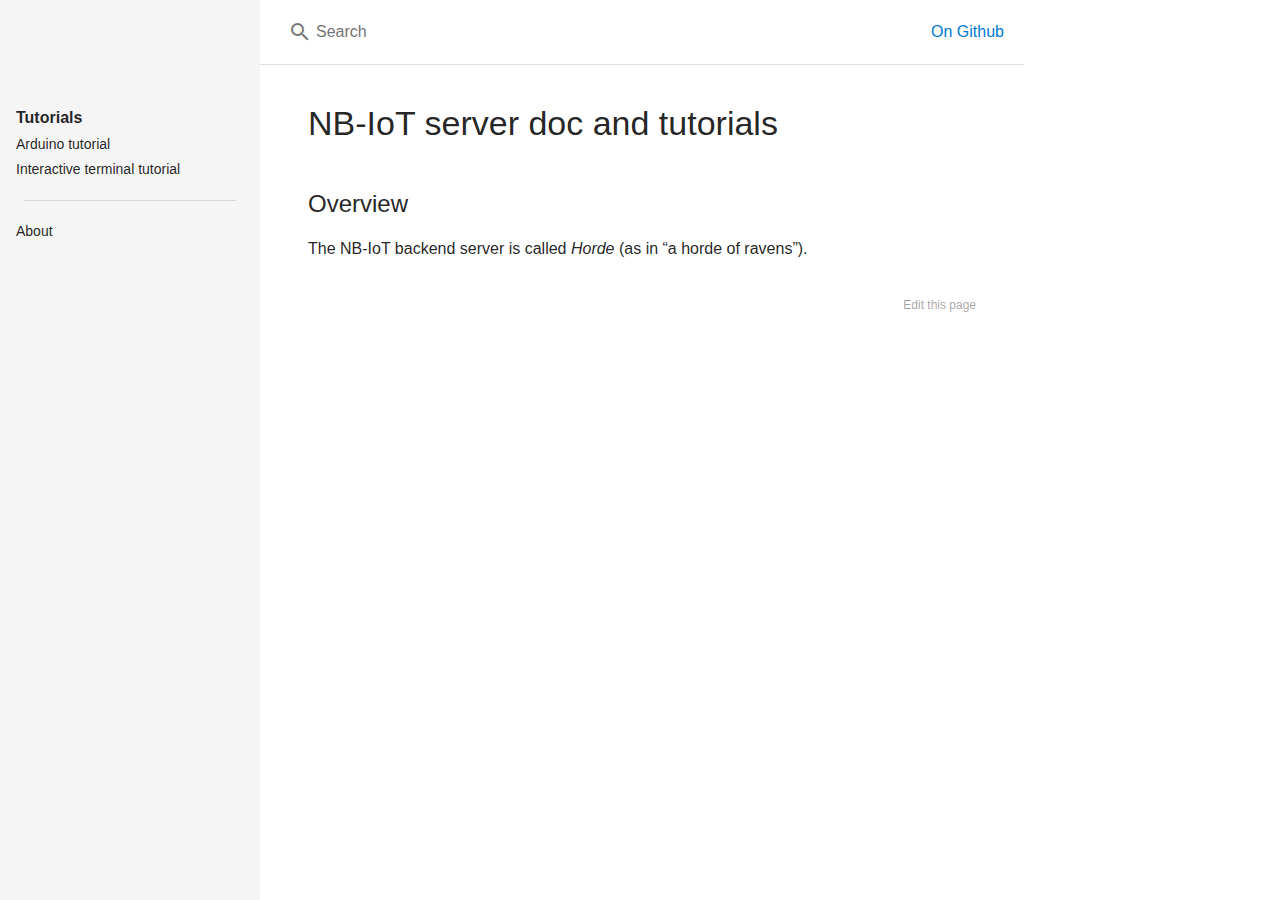
<file: index.html>
<!doctype html>
<html class="docs-html">
<head>
  <meta charset="utf-8">
  <title>NB-IoT server doc and tutorials - Telenor NB-IoT Docs and Tutorials</title>
    <meta name="description" content="Documentation for Horde NB-IoT server">
  <meta name="viewport" content="width=device-width, initial-scale=1">

  <!-- Twitter Card data -->
  <meta name="twitter:card" content="summary">
  <meta name="twitter:title" content="NB-IoT server doc and tutorials - Telenor NB-IoT Docs and Tutorials">
  <meta name="twitter:description" content="Documentation for Horde NB-IoT server">
  <meta name="twitter:image" content="https://docs.nbiot.engineering/img/og_image.jpg">

  <!-- Open Graph data -->
  <meta property="og:title" content="NB-IoT server doc and tutorials - Telenor NB-IoT Docs and Tutorials" />
  <meta property="og:type" content="article" />
  <meta property="og:url" content="https://docs.nbiot.engineering/index.html" />
  <meta property="og:image" content="https://docs.nbiot.engineering/img/og_image.jpg" />
  <meta property="og:description" content="Documentation for Horde NB-IoT server" />
  <meta property="og:site_name" content="Telenor NB-IoT Docs and Tutorials" />

  <link rel="stylesheet" type="text/css" href="/style/style.css">
  <link href="https://fonts.googleapis.com/icon?family=Material+Icons" rel="stylesheet">
  <link id="searchIndex" href="/index.json" rel="preload" as="fetch">
</head>
<body class="docs-body">
  <div id="docs-topbar" class="docs-topbar no-print">
    <div id="docs-topbar__inner" class="docs-topbar__inner">
      <a href="#" id="docs-menu-toggle" class="docs-topbar__icon docs-topbar__icon--menu-toggle hidden-desktop"><i class="material-icons md-24">menu</i></a>
      <a href="#" id="docs-search-hide" class="docs-topbar__icon docs-topbar__icon--search-hide hidden-desktop"><i class="material-icons md-24">arrow_back</i></a>
      <div class="docs-topbar__icon docs-topbar__icon--search visible-desktop"><i class="material-icons md-24">search</i></div>
      <input id="docs-search-box" type="text" class="docs-topbar__search-box" placeholder="Search" tabindex="1" autocapitalize="none" autocomplete="off" autocorrect="off" autofocus />
      <a href="#" id="docs-search-close" class="docs-topbar__icon docs-topbar__icon--search-close"><i class="material-icons md-24">close</i></a>
      <a href="#" id="docs-search-show" class="docs-topbar__icon docs-topbar__icon-search-show hidden-desktop"><i class="material-icons md-24">search</i></a>

          <a class="docs-topbar__link visible-desktop" href="https://github.com/ExploratoryEngineering/docs.nbiot.engineering">On Github</a>
    </div>
    <div id="docs-search" class="docs-search">
      <ul id="docs-search-results" class="docs-search-results"></ul>
    </div>
  </div>
  <div id="docs-sidebar" class="docs-sidebar visible-desktop no-print">
    <nav class="docs-nav">
      <a class="docs-nav__logo" href="/"></a>
        <ul class="docs-nav__ul">
                <li class="docs-nav__li docs-nav__li--group">
                          <a href="/tutorials.html" class="docs-nav__item">Tutorials</a>
                    <ul class="docs-nav__ul">
                            <li class="docs-nav__li">
                                      <a href="/tutorials/arduino-tutorial.html" class="docs-nav__item">Arduino tutorial</a>
                            </li>
                            <li class="docs-nav__li">
                                      <a href="/tutorials/interactive-terminal-tutorial.html" class="docs-nav__item">Interactive terminal tutorial</a>
                            </li>
                    </ul>
                </li>
        </ul>
          <hr class="docs-nav__hr" />
          <ul class="docs-nav__ul">
                  <li class="docs-nav__li">
                            <a href="/about.html" class="docs-nav__item">About</a>
                  </li>
          </ul>
        <div class="docs-sidebar__menuLinks hidden-desktop">
          <hr class="docs-nav__hr" />
          <ul class="docs-nav__ul">
              <li class="docs-nav__li">
                <a href="https://github.com/ExploratoryEngineering/docs.nbiot.engineering" class="docs-nav__item">On Github</a>
              </li>
          </ul>
        </div>
    </nav>
  </div>
  <div id="barba-wrapper" class="docs-wrapper">
    <div class="docs-content barba-container">
      <h1>NB-IoT server doc and tutorials</h1>
      <h2 id="overview">Overview</h2>
<p>The NB-IoT backend server is called <em>Horde</em> (as in “a horde of ravens”). </p>

      <div class="lesson-nav">
      </div>
        <a class="docs-edit-btn no-print" href="https://github.com/ExploratoryEngineering/docs.nbiot.engineering/edit/master/docs/index.md" target="_blank">Edit this page</a>
    </div>
  </div>
  <script src="/script/vendor.js" ></script>
  <script src="/script/script.js" ></script>
</body>
</html>
</file>
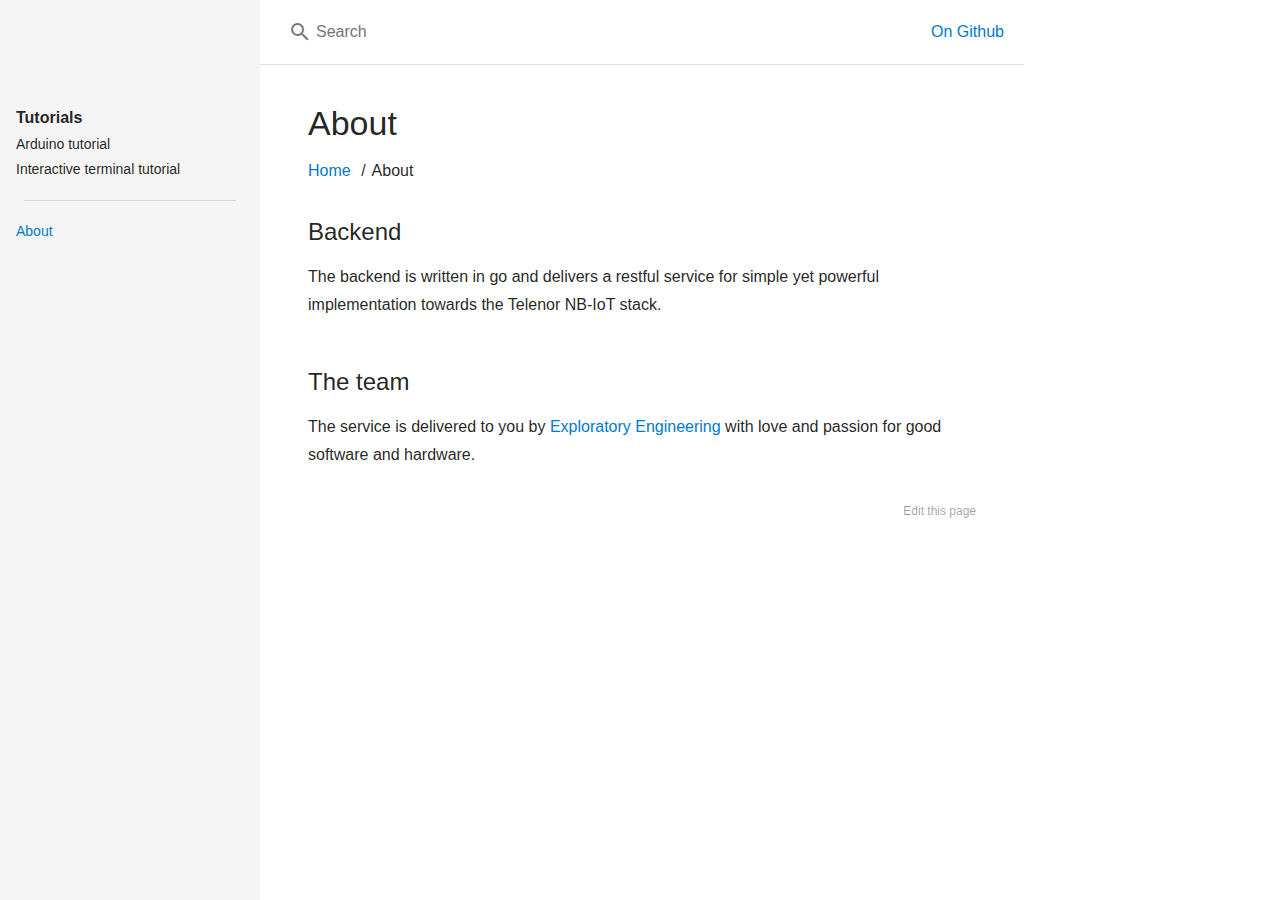
<file: about.html>
<!doctype html>
<html class="docs-html">
<head>
  <meta charset="utf-8">
  <title>About - Telenor NB-IoT Docs and Tutorials</title>
    <meta name="description" content="General aboutness">
  <meta name="viewport" content="width=device-width, initial-scale=1">

  <!-- Twitter Card data -->
  <meta name="twitter:card" content="summary">
  <meta name="twitter:title" content="About - Telenor NB-IoT Docs and Tutorials">
  <meta name="twitter:description" content="General aboutness">
  <meta name="twitter:image" content="https://docs.nbiot.engineering/img/og_image.jpg">

  <!-- Open Graph data -->
  <meta property="og:title" content="About - Telenor NB-IoT Docs and Tutorials" />
  <meta property="og:type" content="article" />
  <meta property="og:url" content="https://docs.nbiot.engineering/about.html" />
  <meta property="og:image" content="https://docs.nbiot.engineering/img/og_image.jpg" />
  <meta property="og:description" content="General aboutness" />
  <meta property="og:site_name" content="Telenor NB-IoT Docs and Tutorials" />

  <link rel="stylesheet" type="text/css" href="/style/style.css">
  <link href="https://fonts.googleapis.com/icon?family=Material+Icons" rel="stylesheet">
  <link id="searchIndex" href="/index.json" rel="preload" as="fetch">
</head>
<body class="docs-body">
  <div id="docs-topbar" class="docs-topbar no-print">
    <div id="docs-topbar__inner" class="docs-topbar__inner">
      <a href="#" id="docs-menu-toggle" class="docs-topbar__icon docs-topbar__icon--menu-toggle hidden-desktop"><i class="material-icons md-24">menu</i></a>
      <a href="#" id="docs-search-hide" class="docs-topbar__icon docs-topbar__icon--search-hide hidden-desktop"><i class="material-icons md-24">arrow_back</i></a>
      <div class="docs-topbar__icon docs-topbar__icon--search visible-desktop"><i class="material-icons md-24">search</i></div>
      <input id="docs-search-box" type="text" class="docs-topbar__search-box" placeholder="Search" tabindex="1" autocapitalize="none" autocomplete="off" autocorrect="off" autofocus />
      <a href="#" id="docs-search-close" class="docs-topbar__icon docs-topbar__icon--search-close"><i class="material-icons md-24">close</i></a>
      <a href="#" id="docs-search-show" class="docs-topbar__icon docs-topbar__icon-search-show hidden-desktop"><i class="material-icons md-24">search</i></a>

          <a class="docs-topbar__link visible-desktop" href="https://github.com/ExploratoryEngineering/docs.nbiot.engineering">On Github</a>
    </div>
    <div id="docs-search" class="docs-search">
      <ul id="docs-search-results" class="docs-search-results"></ul>
    </div>
  </div>
  <div id="docs-sidebar" class="docs-sidebar visible-desktop no-print">
    <nav class="docs-nav">
      <a class="docs-nav__logo" href="/"></a>
        <ul class="docs-nav__ul">
                <li class="docs-nav__li docs-nav__li--group">
                          <a href="/tutorials.html" class="docs-nav__item">Tutorials</a>
                    <ul class="docs-nav__ul">
                            <li class="docs-nav__li">
                                      <a href="/tutorials/arduino-tutorial.html" class="docs-nav__item">Arduino tutorial</a>
                            </li>
                            <li class="docs-nav__li">
                                      <a href="/tutorials/interactive-terminal-tutorial.html" class="docs-nav__item">Interactive terminal tutorial</a>
                            </li>
                    </ul>
                </li>
        </ul>
          <hr class="docs-nav__hr" />
          <ul class="docs-nav__ul">
                  <li class="docs-nav__li">
                            <a href="/about.html" class="docs-nav__item">About</a>
                  </li>
          </ul>
        <div class="docs-sidebar__menuLinks hidden-desktop">
          <hr class="docs-nav__hr" />
          <ul class="docs-nav__ul">
              <li class="docs-nav__li">
                <a href="https://github.com/ExploratoryEngineering/docs.nbiot.engineering" class="docs-nav__item">On Github</a>
              </li>
          </ul>
        </div>
    </nav>
  </div>
  <div id="barba-wrapper" class="docs-wrapper">
    <div class="docs-content barba-container">
      <h1>About</h1>
        <ol class="docs-breadcrumbs tn-breadcrumbs visible-desktop">
                <li class="tn-breadcrumb">
                    <a href="/">Home</a>
                </li>
            <li class="tn-breadcrumb tn-breadcrumb--active">About</li>
        </ol>
      <h2 id="backend">Backend</h2>
<p>The backend is written in go and delivers a restful service for simple yet powerful implementation towards the Telenor NB-IoT stack.</p>
<h2 id="the-team">The team</h2>
<p>The service is delivered to you by <a href="https://exploratory.engineering">Exploratory Engineering</a> with love and passion for good software and hardware.</p>

      <div class="lesson-nav">
      </div>
        <a class="docs-edit-btn no-print" href="https://github.com/ExploratoryEngineering/docs.nbiot.engineering/edit/master/docs/about.md" target="_blank">Edit this page</a>
    </div>
  </div>
  <script src="/script/vendor.js" ></script>
  <script src="/script/script.js" ></script>
</body>
</html>
</file>
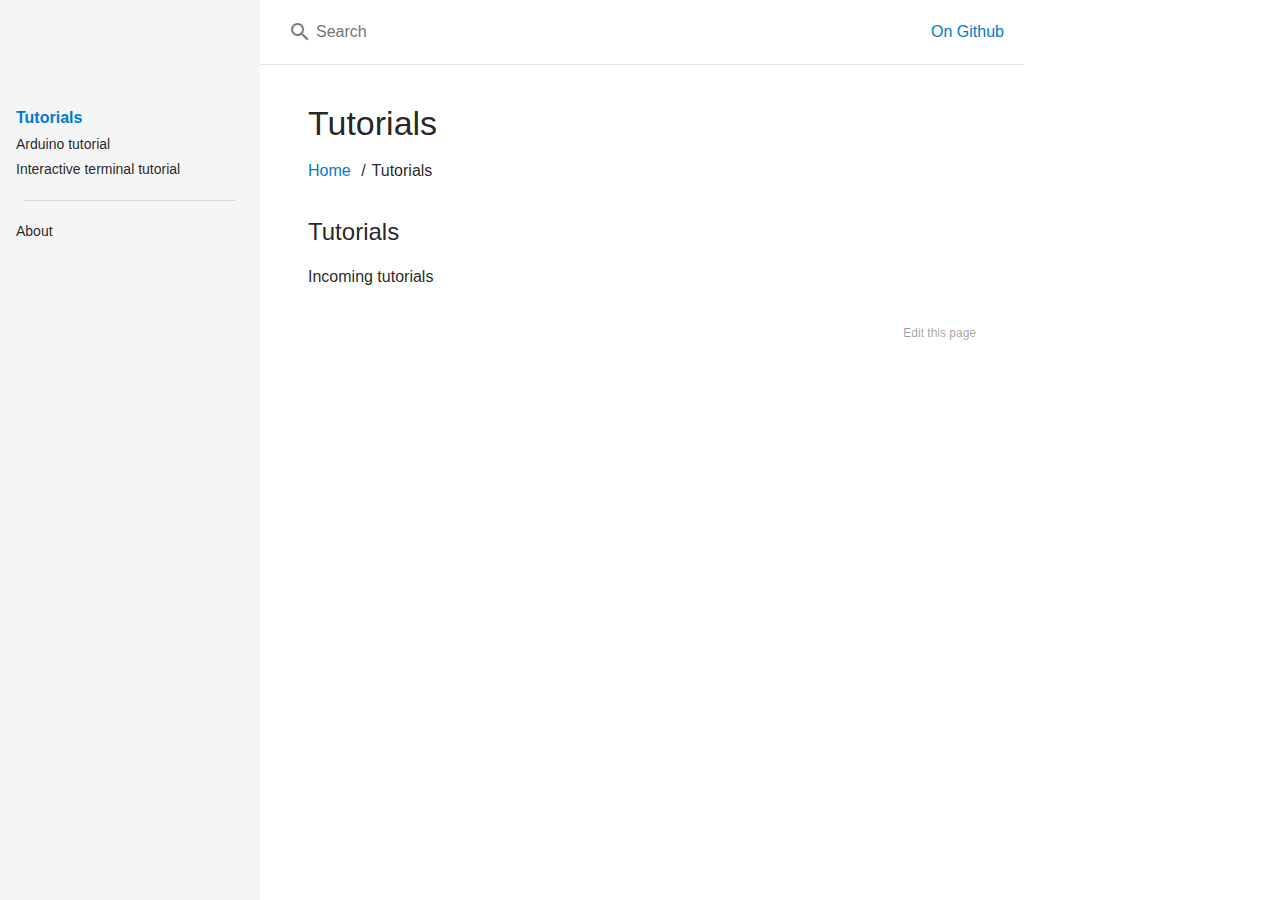
<file: tutorials.html>
<!doctype html>
<html class="docs-html">
<head>
  <meta charset="utf-8">
  <title>Tutorials - Telenor NB-IoT Docs and Tutorials</title>
  <meta name="viewport" content="width=device-width, initial-scale=1">

  <!-- Twitter Card data -->
  <meta name="twitter:card" content="summary">
  <meta name="twitter:title" content="Tutorials - Telenor NB-IoT Docs and Tutorials">
  <meta name="twitter:description" content="">
  <meta name="twitter:image" content="https://docs.nbiot.engineering/img/og_image.jpg">

  <!-- Open Graph data -->
  <meta property="og:title" content="Tutorials - Telenor NB-IoT Docs and Tutorials" />
  <meta property="og:type" content="article" />
  <meta property="og:url" content="https://docs.nbiot.engineering/tutorials.html" />
  <meta property="og:image" content="https://docs.nbiot.engineering/img/og_image.jpg" />
  <meta property="og:description" content="" />
  <meta property="og:site_name" content="Telenor NB-IoT Docs and Tutorials" />

  <link rel="stylesheet" type="text/css" href="/style/style.css">
  <link href="https://fonts.googleapis.com/icon?family=Material+Icons" rel="stylesheet">
  <link id="searchIndex" href="/index.json" rel="preload" as="fetch">
</head>
<body class="docs-body">
  <div id="docs-topbar" class="docs-topbar no-print">
    <div id="docs-topbar__inner" class="docs-topbar__inner">
      <a href="#" id="docs-menu-toggle" class="docs-topbar__icon docs-topbar__icon--menu-toggle hidden-desktop"><i class="material-icons md-24">menu</i></a>
      <a href="#" id="docs-search-hide" class="docs-topbar__icon docs-topbar__icon--search-hide hidden-desktop"><i class="material-icons md-24">arrow_back</i></a>
      <div class="docs-topbar__icon docs-topbar__icon--search visible-desktop"><i class="material-icons md-24">search</i></div>
      <input id="docs-search-box" type="text" class="docs-topbar__search-box" placeholder="Search" tabindex="1" autocapitalize="none" autocomplete="off" autocorrect="off" autofocus />
      <a href="#" id="docs-search-close" class="docs-topbar__icon docs-topbar__icon--search-close"><i class="material-icons md-24">close</i></a>
      <a href="#" id="docs-search-show" class="docs-topbar__icon docs-topbar__icon-search-show hidden-desktop"><i class="material-icons md-24">search</i></a>

          <a class="docs-topbar__link visible-desktop" href="https://github.com/ExploratoryEngineering/docs.nbiot.engineering">On Github</a>
    </div>
    <div id="docs-search" class="docs-search">
      <ul id="docs-search-results" class="docs-search-results"></ul>
    </div>
  </div>
  <div id="docs-sidebar" class="docs-sidebar visible-desktop no-print">
    <nav class="docs-nav">
      <a class="docs-nav__logo" href="/"></a>
        <ul class="docs-nav__ul">
                <li class="docs-nav__li docs-nav__li--group">
                          <a href="/tutorials.html" class="docs-nav__item">Tutorials</a>
                    <ul class="docs-nav__ul">
                            <li class="docs-nav__li">
                                      <a href="/tutorials/arduino-tutorial.html" class="docs-nav__item">Arduino tutorial</a>
                            </li>
                            <li class="docs-nav__li">
                                      <a href="/tutorials/interactive-terminal-tutorial.html" class="docs-nav__item">Interactive terminal tutorial</a>
                            </li>
                    </ul>
                </li>
        </ul>
          <hr class="docs-nav__hr" />
          <ul class="docs-nav__ul">
                  <li class="docs-nav__li">
                            <a href="/about.html" class="docs-nav__item">About</a>
                  </li>
          </ul>
        <div class="docs-sidebar__menuLinks hidden-desktop">
          <hr class="docs-nav__hr" />
          <ul class="docs-nav__ul">
              <li class="docs-nav__li">
                <a href="https://github.com/ExploratoryEngineering/docs.nbiot.engineering" class="docs-nav__item">On Github</a>
              </li>
          </ul>
        </div>
    </nav>
  </div>
  <div id="barba-wrapper" class="docs-wrapper">
    <div class="docs-content barba-container">
      <h1>Tutorials</h1>
        <ol class="docs-breadcrumbs tn-breadcrumbs visible-desktop">
                <li class="tn-breadcrumb">
                    <a href="/">Home</a>
                </li>
            <li class="tn-breadcrumb tn-breadcrumb--active">Tutorials</li>
        </ol>
      <h2 id="tutorials">Tutorials</h2>
<p>Incoming tutorials</p>

      <div class="lesson-nav">
      </div>
        <a class="docs-edit-btn no-print" href="https://github.com/ExploratoryEngineering/docs.nbiot.engineering/edit/master/docs/tutorials.md" target="_blank">Edit this page</a>
    </div>
  </div>
  <script src="/script/vendor.js" ></script>
  <script src="/script/script.js" ></script>
</body>
</html>
</file>
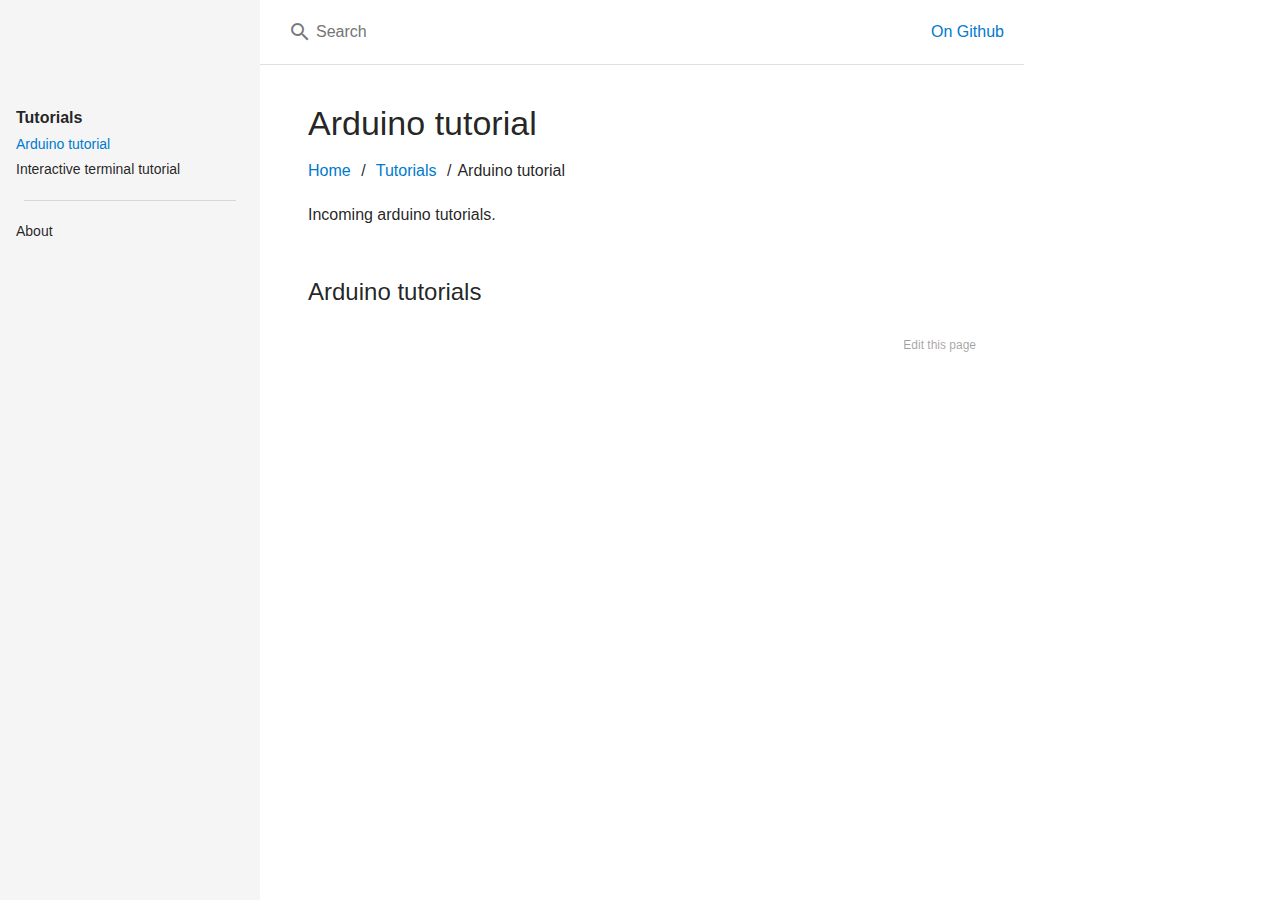
<file: tutorials/arduino-tutorial.html>
<!doctype html>
<html class="docs-html">
<head>
  <meta charset="utf-8">
  <title>Arduino tutorial - Telenor NB-IoT Docs and Tutorials</title>
  <meta name="viewport" content="width=device-width, initial-scale=1">

  <!-- Twitter Card data -->
  <meta name="twitter:card" content="summary">
  <meta name="twitter:title" content="Arduino tutorial - Telenor NB-IoT Docs and Tutorials">
  <meta name="twitter:description" content="">
  <meta name="twitter:image" content="https://docs.nbiot.engineering/img/og_image.jpg">

  <!-- Open Graph data -->
  <meta property="og:title" content="Arduino tutorial - Telenor NB-IoT Docs and Tutorials" />
  <meta property="og:type" content="article" />
  <meta property="og:url" content="https://docs.nbiot.engineering/tutorials/arduino-tutorial.html" />
  <meta property="og:image" content="https://docs.nbiot.engineering/img/og_image.jpg" />
  <meta property="og:description" content="" />
  <meta property="og:site_name" content="Telenor NB-IoT Docs and Tutorials" />

  <link rel="stylesheet" type="text/css" href="/style/style.css">
  <link href="https://fonts.googleapis.com/icon?family=Material+Icons" rel="stylesheet">
  <link id="searchIndex" href="/index.json" rel="preload" as="fetch">
</head>
<body class="docs-body">
  <div id="docs-topbar" class="docs-topbar no-print">
    <div id="docs-topbar__inner" class="docs-topbar__inner">
      <a href="#" id="docs-menu-toggle" class="docs-topbar__icon docs-topbar__icon--menu-toggle hidden-desktop"><i class="material-icons md-24">menu</i></a>
      <a href="#" id="docs-search-hide" class="docs-topbar__icon docs-topbar__icon--search-hide hidden-desktop"><i class="material-icons md-24">arrow_back</i></a>
      <div class="docs-topbar__icon docs-topbar__icon--search visible-desktop"><i class="material-icons md-24">search</i></div>
      <input id="docs-search-box" type="text" class="docs-topbar__search-box" placeholder="Search" tabindex="1" autocapitalize="none" autocomplete="off" autocorrect="off" autofocus />
      <a href="#" id="docs-search-close" class="docs-topbar__icon docs-topbar__icon--search-close"><i class="material-icons md-24">close</i></a>
      <a href="#" id="docs-search-show" class="docs-topbar__icon docs-topbar__icon-search-show hidden-desktop"><i class="material-icons md-24">search</i></a>

          <a class="docs-topbar__link visible-desktop" href="https://github.com/ExploratoryEngineering/docs.nbiot.engineering">On Github</a>
    </div>
    <div id="docs-search" class="docs-search">
      <ul id="docs-search-results" class="docs-search-results"></ul>
    </div>
  </div>
  <div id="docs-sidebar" class="docs-sidebar visible-desktop no-print">
    <nav class="docs-nav">
      <a class="docs-nav__logo" href="/"></a>
        <ul class="docs-nav__ul">
                <li class="docs-nav__li docs-nav__li--group">
                          <a href="/tutorials.html" class="docs-nav__item">Tutorials</a>
                    <ul class="docs-nav__ul">
                            <li class="docs-nav__li">
                                      <a href="/tutorials/arduino-tutorial.html" class="docs-nav__item">Arduino tutorial</a>
                            </li>
                            <li class="docs-nav__li">
                                      <a href="/tutorials/interactive-terminal-tutorial.html" class="docs-nav__item">Interactive terminal tutorial</a>
                            </li>
                    </ul>
                </li>
        </ul>
          <hr class="docs-nav__hr" />
          <ul class="docs-nav__ul">
                  <li class="docs-nav__li">
                            <a href="/about.html" class="docs-nav__item">About</a>
                  </li>
          </ul>
        <div class="docs-sidebar__menuLinks hidden-desktop">
          <hr class="docs-nav__hr" />
          <ul class="docs-nav__ul">
              <li class="docs-nav__li">
                <a href="https://github.com/ExploratoryEngineering/docs.nbiot.engineering" class="docs-nav__item">On Github</a>
              </li>
          </ul>
        </div>
    </nav>
  </div>
  <div id="barba-wrapper" class="docs-wrapper">
    <div class="docs-content barba-container">
      <h1>Arduino tutorial</h1>
        <ol class="docs-breadcrumbs tn-breadcrumbs visible-desktop">
                <li class="tn-breadcrumb">
                    <a href="/">Home</a>
                </li>
              <li class="tn-breadcrumb">
                      <a href="/tutorials.html">Tutorials</a>
              </li>
            <li class="tn-breadcrumb tn-breadcrumb--active">Arduino tutorial</li>
        </ol>
      <p>Incoming arduino tutorials.</p>
<h2 id="arduino-tutorials">Arduino tutorials</h2>

      <div class="lesson-nav">
      </div>
        <a class="docs-edit-btn no-print" href="https://github.com/ExploratoryEngineering/docs.nbiot.engineering/edit/master/docs/tutorials/arduino-tutorial.md" target="_blank">Edit this page</a>
    </div>
  </div>
  <script src="/script/vendor.js" ></script>
  <script src="/script/script.js" ></script>
</body>
</html>
</file>
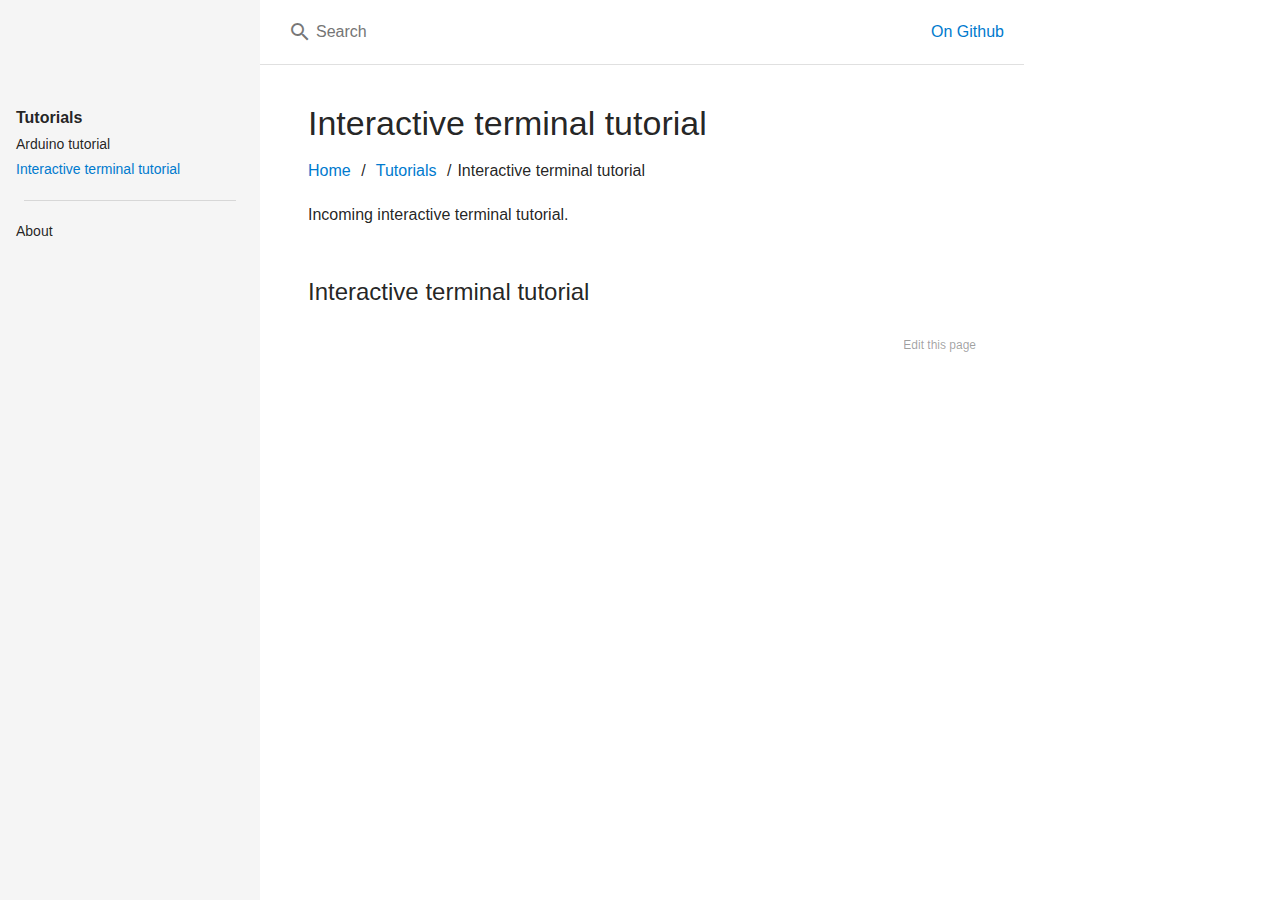
<file: tutorials/interactive-terminal-tutorial.html>
<!doctype html>
<html class="docs-html">
<head>
  <meta charset="utf-8">
  <title>Interactive terminal tutorial - Telenor NB-IoT Docs and Tutorials</title>
  <meta name="viewport" content="width=device-width, initial-scale=1">

  <!-- Twitter Card data -->
  <meta name="twitter:card" content="summary">
  <meta name="twitter:title" content="Interactive terminal tutorial - Telenor NB-IoT Docs and Tutorials">
  <meta name="twitter:description" content="">
  <meta name="twitter:image" content="https://docs.nbiot.engineering/img/og_image.jpg">

  <!-- Open Graph data -->
  <meta property="og:title" content="Interactive terminal tutorial - Telenor NB-IoT Docs and Tutorials" />
  <meta property="og:type" content="article" />
  <meta property="og:url" content="https://docs.nbiot.engineering/tutorials/interactive-terminal-tutorial.html" />
  <meta property="og:image" content="https://docs.nbiot.engineering/img/og_image.jpg" />
  <meta property="og:description" content="" />
  <meta property="og:site_name" content="Telenor NB-IoT Docs and Tutorials" />

  <link rel="stylesheet" type="text/css" href="/style/style.css">
  <link href="https://fonts.googleapis.com/icon?family=Material+Icons" rel="stylesheet">
  <link id="searchIndex" href="/index.json" rel="preload" as="fetch">
</head>
<body class="docs-body">
  <div id="docs-topbar" class="docs-topbar no-print">
    <div id="docs-topbar__inner" class="docs-topbar__inner">
      <a href="#" id="docs-menu-toggle" class="docs-topbar__icon docs-topbar__icon--menu-toggle hidden-desktop"><i class="material-icons md-24">menu</i></a>
      <a href="#" id="docs-search-hide" class="docs-topbar__icon docs-topbar__icon--search-hide hidden-desktop"><i class="material-icons md-24">arrow_back</i></a>
      <div class="docs-topbar__icon docs-topbar__icon--search visible-desktop"><i class="material-icons md-24">search</i></div>
      <input id="docs-search-box" type="text" class="docs-topbar__search-box" placeholder="Search" tabindex="1" autocapitalize="none" autocomplete="off" autocorrect="off" autofocus />
      <a href="#" id="docs-search-close" class="docs-topbar__icon docs-topbar__icon--search-close"><i class="material-icons md-24">close</i></a>
      <a href="#" id="docs-search-show" class="docs-topbar__icon docs-topbar__icon-search-show hidden-desktop"><i class="material-icons md-24">search</i></a>

          <a class="docs-topbar__link visible-desktop" href="https://github.com/ExploratoryEngineering/docs.nbiot.engineering">On Github</a>
    </div>
    <div id="docs-search" class="docs-search">
      <ul id="docs-search-results" class="docs-search-results"></ul>
    </div>
  </div>
  <div id="docs-sidebar" class="docs-sidebar visible-desktop no-print">
    <nav class="docs-nav">
      <a class="docs-nav__logo" href="/"></a>
        <ul class="docs-nav__ul">
                <li class="docs-nav__li docs-nav__li--group">
                          <a href="/tutorials.html" class="docs-nav__item">Tutorials</a>
                    <ul class="docs-nav__ul">
                            <li class="docs-nav__li">
                                      <a href="/tutorials/arduino-tutorial.html" class="docs-nav__item">Arduino tutorial</a>
                            </li>
                            <li class="docs-nav__li">
                                      <a href="/tutorials/interactive-terminal-tutorial.html" class="docs-nav__item">Interactive terminal tutorial</a>
                            </li>
                    </ul>
                </li>
        </ul>
          <hr class="docs-nav__hr" />
          <ul class="docs-nav__ul">
                  <li class="docs-nav__li">
                            <a href="/about.html" class="docs-nav__item">About</a>
                  </li>
          </ul>
        <div class="docs-sidebar__menuLinks hidden-desktop">
          <hr class="docs-nav__hr" />
          <ul class="docs-nav__ul">
              <li class="docs-nav__li">
                <a href="https://github.com/ExploratoryEngineering/docs.nbiot.engineering" class="docs-nav__item">On Github</a>
              </li>
          </ul>
        </div>
    </nav>
  </div>
  <div id="barba-wrapper" class="docs-wrapper">
    <div class="docs-content barba-container">
      <h1>Interactive terminal tutorial</h1>
        <ol class="docs-breadcrumbs tn-breadcrumbs visible-desktop">
                <li class="tn-breadcrumb">
                    <a href="/">Home</a>
                </li>
              <li class="tn-breadcrumb">
                      <a href="/tutorials.html">Tutorials</a>
              </li>
            <li class="tn-breadcrumb tn-breadcrumb--active">Interactive terminal tutorial</li>
        </ol>
      <p>Incoming interactive terminal tutorial.</p>
<h2 id="interactive-terminal-tutorial">Interactive terminal tutorial</h2>

      <div class="lesson-nav">
      </div>
        <a class="docs-edit-btn no-print" href="https://github.com/ExploratoryEngineering/docs.nbiot.engineering/edit/master/docs/tutorials/interactive-terminal-tutorial.md" target="_blank">Edit this page</a>
    </div>
  </div>
  <script src="/script/vendor.js" ></script>
  <script src="/script/script.js" ></script>
</body>
</html>
</file>
<file: style/style.css>
/*! normalize.css v7.0.0 | MIT License | github.com/necolas/normalize.css */html{line-height:1.15;-ms-text-size-adjust:100%;-webkit-text-size-adjust:100%}body{margin:0}article,aside,footer,header,nav,section{display:block}h1{font-size:2em;margin:0.67em 0}figcaption,figure,main{display:block}figure{margin:1em 40px}hr{-webkit-box-sizing:content-box;box-sizing:content-box;height:0;overflow:visible}pre{font-family:monospace, monospace;font-size:1em}a{background-color:transparent;-webkit-text-decoration-skip:objects}abbr[title]{border-bottom:none;text-decoration:underline;-webkit-text-decoration:underline dotted;text-decoration:underline dotted}b,strong{font-weight:inherit}b,strong{font-weight:bolder}code,kbd,samp{font-family:monospace, monospace;font-size:1em}dfn{font-style:italic}mark{background-color:#ff0;color:#000}small{font-size:80%}sub,sup{font-size:75%;line-height:0;position:relative;vertical-align:baseline}sub{bottom:-0.25em}sup{top:-0.5em}audio,video{display:inline-block}audio:not([controls]){display:none;height:0}img{border-style:none}svg:not(:root){overflow:hidden}button,input,optgroup,select,textarea{font-family:sans-serif;font-size:100%;line-height:1.15;margin:0}button,input{overflow:visible}button,select{text-transform:none}button,html [type="button"],[type="reset"],[type="submit"]{-webkit-appearance:button}button::-moz-focus-inner,[type="button"]::-moz-focus-inner,[type="reset"]::-moz-focus-inner,[type="submit"]::-moz-focus-inner{border-style:none;padding:0}button:-moz-focusring,[type="button"]:-moz-focusring,[type="reset"]:-moz-focusring,[type="submit"]:-moz-focusring{outline:1px dotted ButtonText}fieldset{padding:0.35em 0.75em 0.625em}legend{-webkit-box-sizing:border-box;box-sizing:border-box;color:inherit;display:table;max-width:100%;padding:0;white-space:normal}progress{display:inline-block;vertical-align:baseline}textarea{overflow:auto}[type="checkbox"],[type="radio"]{-webkit-box-sizing:border-box;box-sizing:border-box;padding:0}[type="number"]::-webkit-inner-spin-button,[type="number"]::-webkit-outer-spin-button{height:auto}[type="search"]{-webkit-appearance:textfield;outline-offset:-2px}[type="search"]::-webkit-search-cancel-button,[type="search"]::-webkit-search-decoration{-webkit-appearance:none}::-webkit-file-upload-button{-webkit-appearance:button;font:inherit}details,menu{display:block}summary{display:list-item}canvas{display:inline-block}template{display:none}[hidden]{display:none}.tn-media{width:100%}.tn-media__heading{margin-top:48px;margin-bottom:12px;font-size:20px;font-weight:normal;line-height:1.25;margin:16px 0}.tn-media__image{display:block;width:100%;height:auto}.tn-media__caption{display:block;width:100%;margin:16px 0;text-align:center}.tn-media__content{width:100%}.tn-table{width:100%;max-width:100%;border-collapse:collapse}.tn-table .tn-th{color:rgba(0,0,0,0.67);font-weight:normal;vertical-align:bottom;padding:12px;text-align:left}.tn-table .tn-td{padding:12px;text-align:left}.tn-table .tn-thead .tn-table__cell--centered,.tn-table .tn-tbody .tn-table__cell--centered{text-align:center}.tn-table .tn-tr+.tn-tr>.tn-td,.tn-table .tn-tr+.tn-tr>.tn-th{border-top:1px solid #ddd}.tn-table .tn-thead .tn-tr>.tn-td,.tn-table .tn-thead .tn-tr>.tn-th{border-bottom:1px solid #ddd}.tn-table--separators .tn-th,.tn-table--separators .tn-td{border-right:1px solid #ddd}.tn-table--separators .tn-tr>.tn-th:last-child,.tn-table--separators .tn-tr>.tn-td:last-child{border-right:none}.tn-table--bordered{border:1px solid #ddd}.tn-table--accented .tn-thead .tn-tr{background-color:#f5f5f5}.tn-table--accented--brand .tn-thead .tn-tr{background-color:rgba(0,122,206,0.05)}.tn-media-column{display:-webkit-box;display:-ms-flexbox;display:flex}.tn-media-column .tn-media+.tn-media{margin-left:16px}.tn-breadcrumbs{margin:0;padding:0;list-style:none}.tn-breadcrumbs .tn-breadcrumb{-webkit-box-sizing:border-box;box-sizing:border-box;display:inline-block}.tn-breadcrumbs .tn-breadcrumb>*{-webkit-box-sizing:border-box;box-sizing:border-box}.tn-breadcrumbs .tn-breadcrumb:not(:first-child)::before{padding:0 6px;color:rgba(0,0,0,0.87);content:"/"}.tn-steps{margin:0;padding:0;list-style:none;counter-reset:step;display:-webkit-box;display:-ms-flexbox;display:flex;-ms-flex-wrap:wrap;flex-wrap:wrap;padding:16px 0}.tn-steps--small{padding:12px 0}.tn-steps--small .tn-step{height:40px;margin:0 40px 12px 0;font-size:16px;line-height:16px}.tn-steps--small .tn-step::before{width:40px;height:40px;margin-right:12px;line-height:40px}.tn-step{-webkit-box-sizing:border-box;box-sizing:border-box;margin:0;padding:0;list-style:none;display:inline-block;height:56px;margin:0 56px 16px 0;color:rgba(0,0,0,0.87);font-size:18px;line-height:56px;opacity:.5}.tn-step>*{-webkit-box-sizing:border-box;box-sizing:border-box}.tn-step::before{display:inline-block;counter-increment:step;width:56px;height:56px;margin-right:16px;border-radius:50%;background-color:rgba(0,0,0,0.87);color:#fff;line-height:56px;text-align:center;content:counter(step)}.tn-step--active{color:rgba(0,0,0,0.87);opacity:1}.tn-step--active::before{background-color:#007ace}.tn-button{-webkit-touch-callout:none;-webkit-user-select:none;-moz-user-select:none;-ms-user-select:none;user-select:none;-webkit-box-sizing:border-box;box-sizing:border-box;padding:0 16px;-webkit-transition:opacity .2s ease-in-out;transition:opacity .2s ease-in-out;border:0;border-radius:2px;background:#007ace;color:#fff;font-size:18px;line-height:56px;cursor:pointer}.tn-button>*{-webkit-box-sizing:border-box;box-sizing:border-box}.tn-button--small{padding:0 12px;font-size:16px;line-height:40px}.tn-button--disabled{opacity:.5}.tn-input{-webkit-box-sizing:border-box;box-sizing:border-box;height:56px;padding:0 15px;border:1px solid #ddd;border-radius:2px;font:16px arial}.tn-input>*{-webkit-box-sizing:border-box;box-sizing:border-box}.tn-input--small{height:40px;padding:0 11px}.tn-input--invalid{border-color:#d32f2f;color:#d32f2f}.tn-inputwrap{-webkit-box-sizing:border-box;box-sizing:border-box;position:relative;height:56px}.tn-inputwrap>*{-webkit-box-sizing:border-box;box-sizing:border-box}.tn-inputwrap__icon{position:absolute;top:0;left:0;width:24px;height:24px;margin:16px;z-index:1;opacity:.5}.tn-inputwrap__input{height:56px;padding:0 15px;border:1px solid #ddd;border-radius:2px;font:16px arial;position:absolute;top:0;left:0;padding-left:56px}.tn-inputwrap--has-value .tn-inputwrap__icon{opacity:1}.tn-inputwrap--small{height:40px}.tn-inputwrap--small .tn-inputwrap__icon{width:16px;height:16px;margin:12px}.tn-inputwrap--small .tn-inputwrap__input{height:40px;padding-left:40px;line-height:40px}.tn-checkboxwrap{-webkit-touch-callout:none;-webkit-user-select:none;-moz-user-select:none;-ms-user-select:none;user-select:none;-webkit-box-sizing:border-box;box-sizing:border-box;display:inline-block;position:relative;height:20px;line-height:20px}.tn-checkboxwrap>*{-webkit-box-sizing:border-box;box-sizing:border-box}.tn-checkboxwrap__checkbox{display:none}.tn-checkboxwrap__text{padding-right:5px;padding-left:25px;font-size:16px}.tn-checkboxwrap__checkbox+.tn-checkboxwrap__text::before{position:absolute;top:0;left:0;-webkit-box-sizing:border-box;box-sizing:border-box;width:20px;height:20px;-webkit-transition:-webkit-box-shadow 150ms ease;transition:-webkit-box-shadow 150ms ease;transition:box-shadow 150ms ease;transition:box-shadow 150ms ease, -webkit-box-shadow 150ms ease;border:2px solid #757575;border-radius:2px;background:#fff;-webkit-box-shadow:inset 0 0 0 8px #fff;box-shadow:inset 0 0 0 8px #fff;content:""}.tn-checkboxwrap__checkbox+.tn-checkboxwrap__text::before>*{-webkit-box-sizing:border-box;box-sizing:border-box}.tn-checkboxwrap__checkbox:checked+.tn-checkboxwrap__text::before{border-color:#007ace;background-color:#007ace;-webkit-box-shadow:inset 0 0 0 0 #fff;box-shadow:inset 0 0 0 0 #fff}.tn-checkboxwrap__checkbox:checked+.tn-checkboxwrap__text::after{position:absolute;top:0;left:0;width:20px;height:20px;background:url([data-uri]);background-size:20px;content:""}.tn-radiowrap{-webkit-touch-callout:none;-webkit-user-select:none;-moz-user-select:none;-ms-user-select:none;user-select:none;-webkit-box-sizing:border-box;box-sizing:border-box;display:inline-block;position:relative;height:20px;line-height:20px}.tn-radiowrap>*{-webkit-box-sizing:border-box;box-sizing:border-box}.tn-radiowrap__radio{display:none}.tn-radiowrap__text{padding-right:5px;padding-left:25px;font-size:16px}.tn-radiowrap__radio+.tn-radiowrap__text::before{position:absolute;top:0;left:0;-webkit-box-sizing:border-box;box-sizing:border-box;width:20px;height:20px;-webkit-transition:-webkit-box-shadow 150ms ease;transition:-webkit-box-shadow 150ms ease;transition:box-shadow 150ms ease;transition:box-shadow 150ms ease, -webkit-box-shadow 150ms ease;border:2px solid #757575;border-radius:10px;background:#fff;-webkit-box-shadow:inset 0 0 0 8px #fff;box-shadow:inset 0 0 0 8px #fff;content:""}.tn-radiowrap__radio+.tn-radiowrap__text::before>*{-webkit-box-sizing:border-box;box-sizing:border-box}.tn-radiowrap__radio:checked+.tn-radiowrap__text::before{border-color:#007ace;background-color:#007ace;-webkit-box-shadow:inset 0 0 0 3px #fff;box-shadow:inset 0 0 0 3px #fff}.tn-toggle{-webkit-touch-callout:none;-webkit-user-select:none;-moz-user-select:none;-ms-user-select:none;user-select:none;-webkit-box-sizing:border-box;box-sizing:border-box;display:inline-block;position:relative;height:20px;line-height:20px}.tn-toggle>*{-webkit-box-sizing:border-box;box-sizing:border-box}.tn-toggle__checkbox{display:none}.tn-toggle__text{padding-right:5px;padding-left:41px;font-size:16px}.tn-toggle__checkbox+.tn-toggle__text::before{position:absolute;top:0;left:0;-webkit-box-sizing:border-box;box-sizing:border-box;width:36px;height:14px;margin:3px 0;border-radius:7px;background:#bbb;content:""}.tn-toggle__checkbox+.tn-toggle__text::before>*{-webkit-box-sizing:border-box;box-sizing:border-box}.tn-toggle__checkbox+.tn-toggle__text::after{position:absolute;top:0;left:0;-webkit-box-sizing:border-box;box-sizing:border-box;width:20px;height:20px;-webkit-transition:left 150ms ease;transition:left 150ms ease;border-radius:10px;background:#fff;-webkit-box-shadow:0 1px 5px rgba(0,0,0,0.5);box-shadow:0 1px 5px rgba(0,0,0,0.5);content:""}.tn-toggle__checkbox+.tn-toggle__text::after>*{-webkit-box-sizing:border-box;box-sizing:border-box}.tn-toggle__checkbox:checked+.tn-toggle__text::before{background:rgba(0,122,206,0.5)}.tn-toggle__checkbox:checked+.tn-toggle__text::after{left:16px;background:#007ace}.tn-a,.tn-a:link,.tn-a:visited{color:#007ace;text-decoration:none}.tn-a:active,.tn-a:focus,.tn-a:hover,.tn-a:link:active,.tn-a:link:focus,.tn-a:link:hover,.tn-a:visited:active,.tn-a:visited:focus,.tn-a:visited:hover{text-decoration:underline}.tn-p{margin:16px 0;color:rgba(0,0,0,0.87);font:16px arial;line-height:1.5}.tn-pre{-webkit-box-sizing:border-box;box-sizing:border-box;padding:12px;background-color:#f5f5f5;font-family:monospace}.tn-pre>*{-webkit-box-sizing:border-box;box-sizing:border-box}.tn-code{background-color:#f5f5f5;font-family:monospace}.tn-hint{-webkit-box-sizing:border-box;box-sizing:border-box;padding:16px;border-left:2px solid #9b9b9b;background:#f5f5f5}.tn-hint>*{-webkit-box-sizing:border-box;box-sizing:border-box}.tn-hint--brand{border-color:#007ace}.tn-h1{margin-top:48px;margin-bottom:12px;font-size:34px;font-weight:normal;line-height:1.25}.tn-h2{margin-top:48px;margin-bottom:12px;font-size:24px;font-weight:normal;line-height:1.25}.tn-h3{margin-top:48px;margin-bottom:12px;font-size:20px;font-weight:normal;line-height:1.25}.tn-h4{margin-top:48px;margin-bottom:12px;font-size:16px;font-weight:normal;line-height:1.25}.hljs{display:block;overflow-x:auto;padding:0.5em;background:#fff;color:black}.hljs-comment,.hljs-quote{color:#006a00}.hljs-keyword,.hljs-selector-tag,.hljs-literal{color:#aa0d91}.hljs-name{color:#008}.hljs-variable,.hljs-template-variable{color:#660}.hljs-string{color:#c41a16}.hljs-regexp,.hljs-link{color:#080}.hljs-title,.hljs-tag,.hljs-symbol,.hljs-bullet,.hljs-number,.hljs-meta{color:#1c00cf}.hljs-section,.hljs-class .hljs-title,.hljs-type,.hljs-attr,.hljs-built_in,.hljs-builtin-name,.hljs-params{color:#5c2699}.hljs-attribute,.hljs-subst{color:#000}.hljs-formula{background-color:#eee;font-style:italic}.hljs-addition{background-color:#baeeba}.hljs-deletion{background-color:#ffc8bd}.hljs-selector-id,.hljs-selector-class{color:#9b703f}.hljs-doctag,.hljs-strong{font-weight:bold}.hljs-emphasis{font-style:italic}.hidden-phone.inline{display:inline}.hidden-phone.block{display:block}.hidden-phone.inline-block{display:inline-block}@media only screen and (max-width: 768px){.hidden-phone{display:none}.hidden-phone.inline{display:none}.hidden-phone.block{display:none}.hidden-phone.inline-block{display:none}}.hidden-tablet.inline{display:inline}.hidden-tablet.block{display:block}.hidden-tablet.inline-block{display:inline-block}@media only screen and (min-width: 768px) and (max-width: 1023px){.hidden-tablet{display:none}.hidden-tablet.inline{display:none}.hidden-tablet.block{display:none}.hidden-tablet.inline-block{display:none}}.hidden-desktop.inline{display:inline}.hidden-desktop.block{display:block}.hidden-desktop.inline-block{display:inline-block}@media only screen and (min-width: 1024px){.hidden-desktop{display:none}.hidden-desktop.inline{display:none}.hidden-desktop.block{display:none}.hidden-desktop.inline-block{display:none}}th.hidden-phone,td.hidden-phone{display:table-cell}@media only screen and (max-width: 768px){th.hidden-phone,td.hidden-phone{display:none}}th.hidden-tablet,td.hidden-tablet{display:table-cell}@media only screen and (min-width: 768px) and (max-width: 1023px){th.hidden-tablet,td.hidden-tablet{display:none}}th.hidden-desktop,td.hidden-desktop{display:table-cell}@media only screen and (min-width: 1024px){th.hidden-desktop,td.hidden-desktop{display:none}}th.visible-phone,td.visible-phone{display:none}@media only screen and (max-width: 768px){th.visible-phone,td.visible-phone{display:table-cell}}th.visible-tablet,td.visible-tablet{display:none}@media only screen and (min-width: 768px) and (max-width: 1023px){th.visible-tablet,td.visible-tablet{display:table-cell}}th.visible-desktop,td.visible-desktop{display:none}@media only screen and (min-width: 1024px){th.visible-desktop,td.visible-desktop{display:table-cell}}.visible-phone{display:none}.visible-phone.inline{display:none}.visible-phone.block{display:none}@media only screen and (max-width: 768px){.visible-phone{display:inherit}.visible-phone.inline{display:inline}.visible-phone.block{display:block}}.visible-tablet{display:none}.visible-tablet.inline{display:none}.visible-tablet.block{display:none}@media only screen and (min-width: 768px) and (max-width: 1023px){.visible-tablet{display:inherit}.visible-tablet.inline{display:inline}.visible-tablet.block{display:block}}.visible-desktop{display:none}.visible-desktop.inline{display:none}.visible-desktop.block{display:none}@media only screen and (min-width: 1024px){.visible-desktop{display:inherit}.visible-desktop.inline{display:inline}.visible-desktop.block{display:block}}@media print{.no-print,.no-print *{display:none !important}}html{overflow-y:scroll}.docs-body{min-width:320px}@media only screen and (min-width: 1024px){.docs-body{overflow-x:hidden}}.tn-pre{-webkit-box-sizing:border-box;box-sizing:border-box;padding:12px;background-color:#f5f5f5;font-family:monospace}.tn-pre>*{-webkit-box-sizing:border-box;box-sizing:border-box}html,body{color:rgba(0,0,0,0.87);font:16px arial;line-height:1.75}h1{margin-top:48px;margin-bottom:12px;font-size:34px;font-weight:normal;line-height:1.25}h2{margin-top:48px;margin-bottom:12px;font-size:24px;font-weight:normal;line-height:1.25}h3{margin-top:48px;margin-bottom:12px;font-size:20px;font-weight:normal;line-height:1.25}h4{margin-top:48px;margin-bottom:12px;font-size:16px;font-weight:normal;line-height:1.25}a{color:#007ace;text-decoration:none}a:hover{color:rgba(0,122,206,0.87)}pre{padding:12px;background-color:#f5f5f5;font-family:monospace;overflow:auto}pre .hljs{padding:0;background:none;font-size:14px}.material-icons.md-18{font-size:18px}.material-icons.md-24{font-size:24px}.material-icons.md-36{font-size:36px}.material-icons.md-48{font-size:48px}.material-icons.md-dark{color:rgba(0,0,0,0.54)}.material-icons.md-dark.md-inactive{color:rgba(0,0,0,0.26)}.material-icons.md-light{color:#fff}.material-icons.md-light.md-inactive{color:rgba(255,255,255,0.3)}img{max-width:100%}table{width:100%;max-width:100%;border-collapse:collapse}table th{color:rgba(0,0,0,0.67);font-weight:normal;vertical-align:bottom;padding:12px;text-align:left}table td{padding:12px;text-align:left}table tr+tr>td,table tr+tr>th{border-top:1px solid #ddd}table thead tr>td,table thead tr>th{border-bottom:1px solid #ddd}.docs-edit-btn{margin-top:16px;float:right;color:rgba(0,0,0,0.38);font-size:12px}.next.right{float:right}.lesson-nav{overflow:auto}.docs-nav{position:fixed;top:0;bottom:0;left:0;width:100%;max-width:260px;padding:0 0 16px;-webkit-box-sizing:content-box;box-sizing:content-box;border-right:10000px solid rgba(0,0,0,0.54);background-clip:padding-box;background-color:#fff;overflow-x:hidden;overflow-y:auto;z-index:3}@media only screen and (min-width: 1024px){.docs-nav{top:0;width:260px;padding-left:calc(50% - 764px / 2 - 260px);border-right:none;background-color:#f5f5f5}}.docs-nav__hr{margin:18px 24px;border:none;border-top:1px solid rgba(0,0,0,0.12)}.docs-nav__logo{display:block;width:100%;height:64px;margin-bottom:24px;border-bottom:1px solid rgba(0,0,0,0.12);background-repeat:no-repeat;background-position:16px center;background-size:150px auto;-webkit-box-sizing:border-box;box-sizing:border-box}@media only screen and (min-width: 1024px){.docs-nav__logo{margin-bottom:40px;border-bottom:none;background-size:180px auto}}.docs-nav__item{display:block;padding:12px 24px;color:rgba(0,0,0,0.87);font-size:14px;line-height:1.5}.docs-nav__item--active{color:#007ace}@media only screen and (min-width: 1024px){.docs-nav__item{padding:2px 16px}}.docs-nav__item[href]:hover{color:rgba(0,0,0,0.54)}.docs-nav__ul{margin:0;padding:0;list-style-type:none}.docs-nav__ul .docs-nav__ul{margin-bottom:2px;padding-left:16px}.docs-nav__li{display:block;margin:0;padding:0}.docs-nav__li--category>.docs-nav__ul{padding-left:0}.docs-nav__li--category>.docs-nav__item{margin-top:12px;color:rgba(0,0,0,0.54);font-size:12px}.docs-nav__li--group{margin:12px 0}.docs-nav__li--group>.docs-nav__item{font-size:16px;font-weight:bold}.docs-nav__li--group>.docs-nav__ul{padding-left:0}.docs-nav__li--subgroup{margin:12px 0}.docs-nav__li--subgroup>.docs-nav__item{font-weight:bold}.docs-wrapper{position:relative;min-height:100vh;background:#fff;background-clip:content-box;z-index:1;pointer-events:none}@media only screen and (min-width: 1024px){.docs-wrapper{width:1284px;margin:auto}}.docs-content{max-width:100%;padding:24px;padding-top:88px;overflow:auto;-webkit-box-sizing:border-box;box-sizing:border-box;pointer-events:auto}@media only screen and (min-width: 1024px){.docs-content{max-width:764px;margin:auto;padding:48px;padding-top:110px}}@media print{.docs-content{padding:24px 0 0 !important}}.docs-content h1:first-child{margin-top:-8px}.docs-content h2,.docs-content h3,.docs-content h4,.docs-content h5,.docs-content h6{margin-top:-48px;padding-top:80px}.tn-a,.tn-a:link,.tn-a:visited{color:#007ace;text-decoration:none}.tn-a:active,.tn-a:focus,.tn-a:hover,.tn-a:link:active,.tn-a:link:focus,.tn-a:link:hover,.tn-a:visited:active,.tn-a:visited:focus,.tn-a:visited:hover{text-decoration:underline}.docs-topbar{position:fixed;top:0;width:100%;pointer-events:auto;z-index:2}@media only screen and (min-width: 1024px){.docs-topbar{min-width:1284px}}.docs-topbar__inner{display:-webkit-box;display:-ms-flexbox;display:flex;width:100%;max-width:100vw;height:64px;background-color:#fff;line-height:64px;-webkit-box-sizing:content-box;box-sizing:content-box}@media only screen and (min-width: 1024px){.docs-topbar__inner{max-width:764px;margin:auto;border-bottom:1px solid rgba(0,0,0,0.12)}}.docs-topbar__inner--search-open{border-bottom:1px solid rgba(0,0,0,0.12)}.docs-topbar__inner--search-open .docs-topbar__search-box{opacity:1 !important;pointer-events:auto !important}.docs-topbar__inner--search-open .docs-topbar__icon--search-hide{display:block}@media only screen and (min-width: 1024px){.docs-topbar__inner--search-open .docs-topbar__icon--search-hide{display:none}}.docs-topbar__inner--search-open .docs-topbar__icon--menu-toggle,.docs-topbar__inner--search-open .docs-topbar__icon-search-show{display:none !important}.docs-topbar__link{margin-right:16px;white-space:nowrap}.docs-topbar__link:last-child{margin-right:20px}.docs-topbar__icon{-webkit-box-flex:0;-ms-flex:0 0 48px;flex:0 0 48px;width:48px;color:rgba(0,0,0,0.54);font-size:32px;text-align:center;cursor:pointer;overflow:hidden;-webkit-box-sizing:border-box;box-sizing:border-box}.docs-topbar__icon:hover{-webkit-transition:color .1s ease;transition:color .1s ease;color:rgba(0,0,0,0.38)}.docs-topbar__icon--search{-webkit-box-flex:0;-ms-flex:0 0 28px;flex:0 0 28px;margin-left:28px;padding-top:20px;pointer-events:none}.docs-topbar__icon--search-hide{display:none}.docs-topbar__icon--search-close{width:48px;opacity:0;pointer-events:none}.docs-topbar__search-box{width:100%;height:100%;padding:6px 0;border:none;outline:none;opacity:0;overflow:hidden;pointer-events:none;-webkit-box-sizing:border-box;box-sizing:border-box}@media only screen and (min-width: 1024px){.docs-topbar__search-box{font-size:16px;opacity:1;pointer-events:auto}}.docs-search{display:none;width:100%;max-width:1024px;height:calc(100vh - 64px);pointer-events:auto;margin:auto;overflow-y:auto;background-color:#fff}@media only screen and (min-width: 1024px){.docs-search{width:1284px;max-width:1284px;margin:auto}}.docs-search-area{display:-webkit-box;display:-ms-flexbox;display:flex;-webkit-box-orient:horizontal;-webkit-box-direction:reverse;-ms-flex-direction:row-reverse;flex-direction:row-reverse;width:100%;margin-top:6px;padding-right:16px;color:rgba(0,0,0,0.54);overflow:hidden;-webkit-user-select:none;-moz-user-select:none;-ms-user-select:none;user-select:none}.docs-search-result{margin-top:32px}.docs-search-result__details{margin:0;color:rgba(0,0,0,0.54)}.docs-search-results{list-style-type:none;margin:0;padding:0 24px 12px;background-color:#fff;word-wrap:break-word}@media only screen and (min-width: 1024px){.docs-search-results{max-width:764px;margin:auto;padding:12px 48px 48px;-webkit-box-sizing:border-box;box-sizing:border-box}}.docs-search-results h2{margin-top:32px}.docs-sidebar--open{display:block}.swagger-ui{position:relative;z-index:0}
</file>
